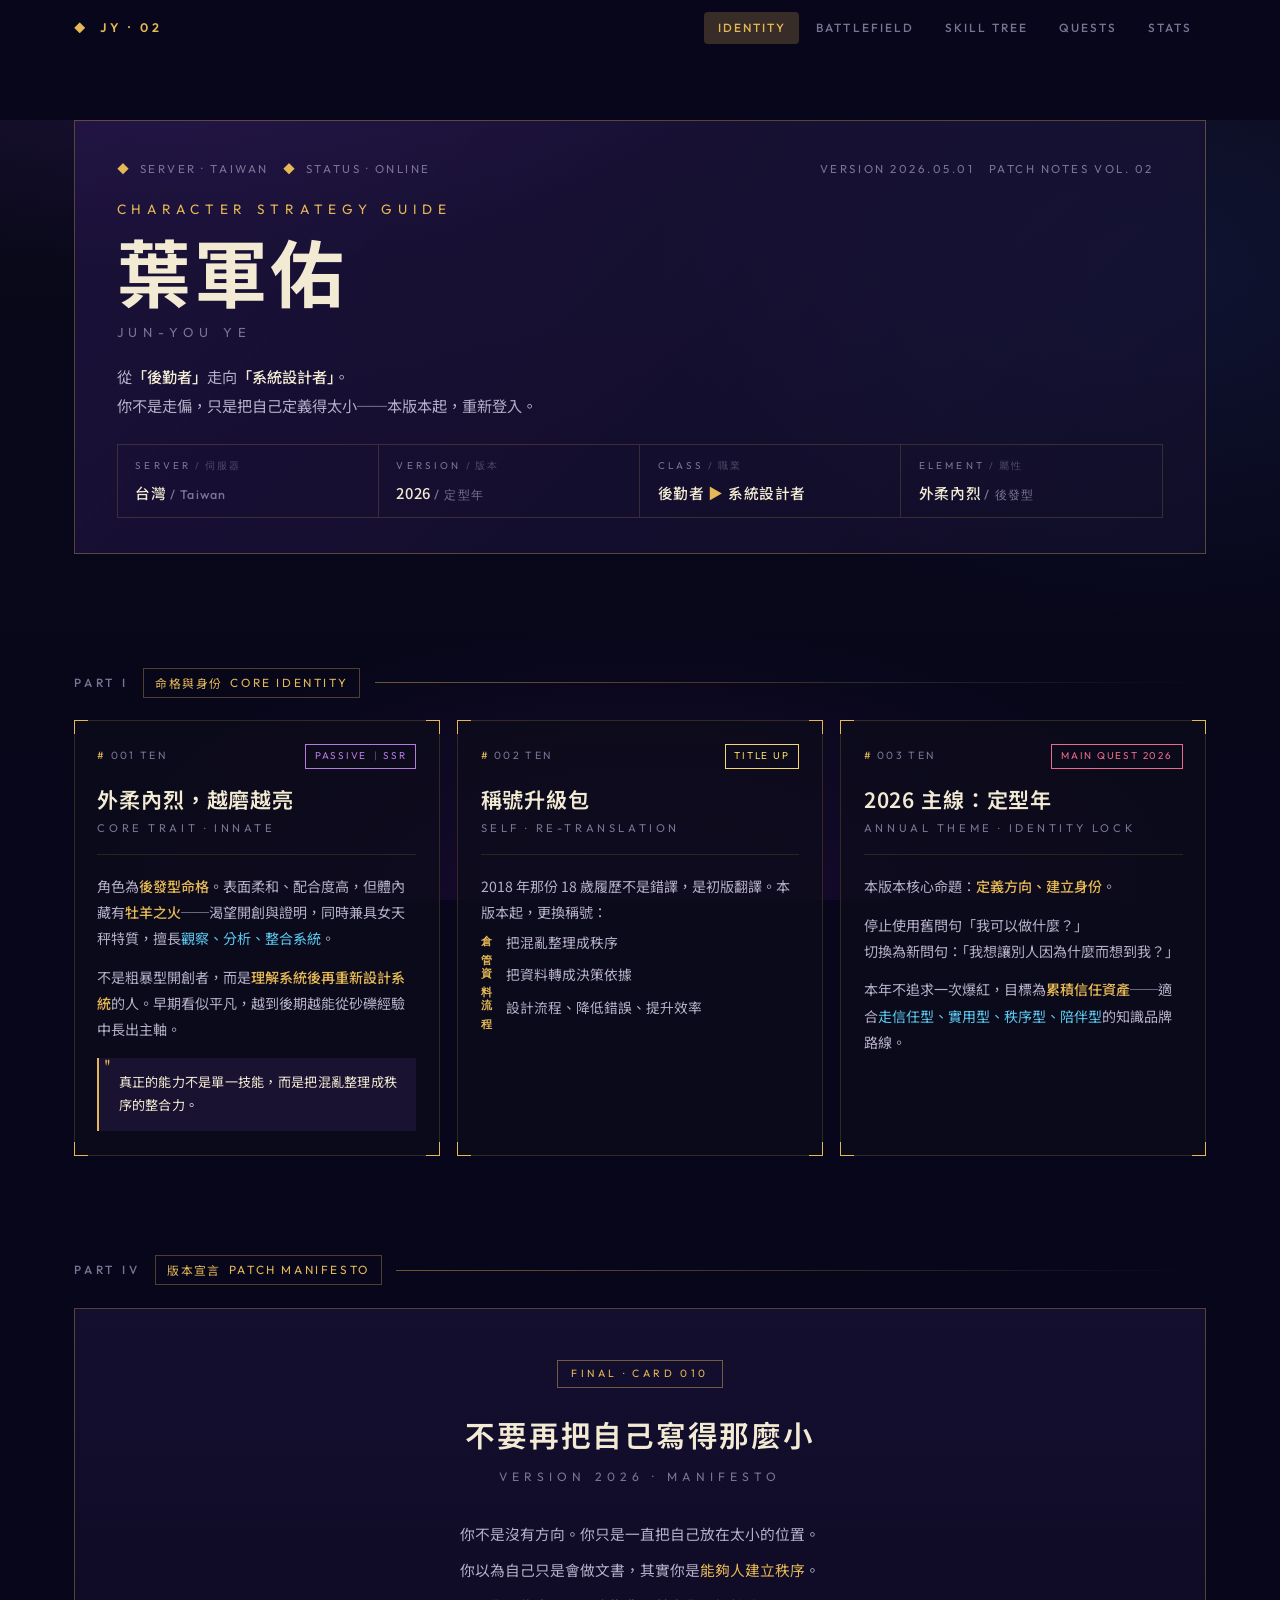
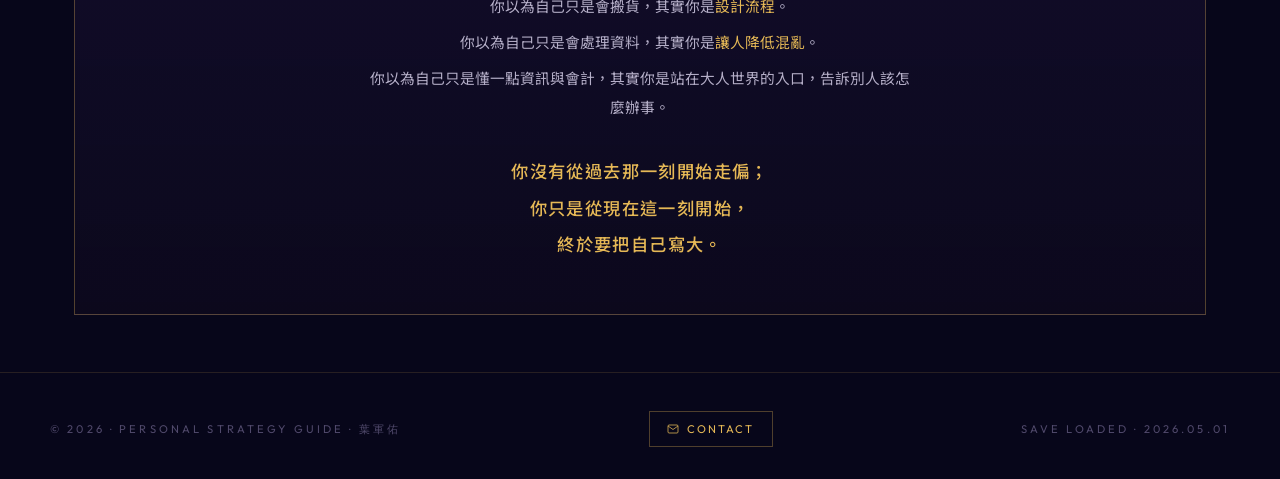
<file: index.html>
<!DOCTYPE html>
<html lang="zh-TW">
<head>
  <meta charset="UTF-8">
  <meta name="viewport" content="width=device-width, initial-scale=1.0">
  <meta name="description" content="葉軍佑 Jun-You Ye — Character Strategy Guide. 從後勤者走向系統設計者。">
  <title>葉軍佑 — Character Strategy Guide</title>
  <link rel="preconnect" href="https://fonts.googleapis.com">
  <link href="https://fonts.googleapis.com/css2?family=Outfit:wght@300;400;500;600;700&family=Playfair+Display:ital,wght@0,400;0,600;1,400&family=Noto+Sans+TC:wght@300;400;500;600;700&display=swap" rel="stylesheet">
  <link rel="stylesheet" href="style.css">
</head>
<body>

<nav id="nav" aria-label="Navigation">
  <div class="nav-inner">
    <a href="index.html" class="nav-logo">JY · 02</a>
    <button class="hamburger" aria-label="Open menu" onclick="document.querySelector('.nav-links').classList.toggle('open')">
      <span></span><span></span><span></span>
    </button>
    <ul class="nav-links">
      <li><a href="index.html">Identity</a></li>
      <li><a href="experience.html">Battlefield</a></li>
      <li><a href="skills.html">Skill Tree</a></li>
      <li><a href="education.html">Quests</a></li>
      <li><a href="certs.html">Stats</a></li>
    </ul>
  </div>
</nav>

<!-- ===== HERO ===== -->
<header class="guide-hero">
  <div class="guide-hero-frame reveal">
    <div class="frame-corners"></div>

    <div class="guide-meta-row">
      <div class="meta-l">
        <span>Server · Taiwan</span>
        <span>Status · Online</span>
      </div>
      <div class="meta-r">
        <span>Version 2026.05.01</span>
        <span>Patch Notes Vol. 02</span>
      </div>
    </div>

    <div class="guide-eyebrow">Character Strategy Guide</div>
    <h1 class="guide-name">葉軍佑</h1>
    <div class="guide-name-en">Jun-You Ye</div>

    <p class="guide-tagline">
      從<strong>「後勤者」</strong>走向<strong>「系統設計者」</strong>。<br>
      你不是走偏，只是把自己定義得太小──本版本起，重新登入。
    </p>

    <div class="stat-row">
      <div class="stat-cell">
        <div class="stat-label">Server</div>
        <div class="stat-value">台灣<span class="en">/ Taiwan</span></div>
      </div>
      <div class="stat-cell">
        <div class="stat-label">Version</div>
        <div class="stat-value">2026<span class="en">/ 定型年</span></div>
      </div>
      <div class="stat-cell">
        <div class="stat-label">Class</div>
        <div class="stat-value">後勤者<span class="arrow">▶</span>系統設計者</div>
      </div>
      <div class="stat-cell">
        <div class="stat-label">Element</div>
        <div class="stat-value">外柔內烈<span class="en">/ 後發型</span></div>
      </div>
    </div>
  </div>
</header>

<div class="container">
  <main>

    <!-- ===== PART I — CORE IDENTITY ===== -->
    <section>
      <div class="part-header reveal">
        <span class="part-label">Part I</span>
        <span class="part-tag"><span class="zh">命格與身份</span> Core Identity</span>
        <span class="part-line"></span>
      </div>

      <div class="card-grid">

        <article class="guide-card reveal d1">
          <div class="corners"></div>
          <div class="card-meta">
            <span class="card-id"><span class="hash">#</span>001  ten</span>
            <span class="card-tag passive">Passive <span class="sep">|</span> SSR</span>
          </div>
          <h2 class="card-title">外柔內烈，越磨越亮</h2>
          <div class="card-subtitle">Core Trait · Innate</div>
          <div class="card-body">
            <p>角色為<span class="hl">後發型命格</span>。表面柔和、配合度高，但體內藏有<span class="hl">牡羊之火</span>──渴望開創與證明，同時兼具女天秤特質，擅長<span class="hl-cyan">觀察、分析、整合系統</span>。</p>
            <p>不是粗暴型開創者，而是<span class="hl">理解系統後再重新設計系統</span>的人。早期看似平凡，越到後期越能從砂礫經驗中長出主軸。</p>
            <div class="card-quote">真正的能力不是單一技能，而是把混亂整理成秩序的整合力。</div>
          </div>
        </article>

        <article class="guide-card reveal d2">
          <div class="corners"></div>
          <div class="card-meta">
            <span class="card-id"><span class="hash">#</span>002  ten</span>
            <span class="card-tag title-up">Title Up</span>
          </div>
          <h2 class="card-title">稱號升級包</h2>
          <div class="card-subtitle">Self · Re-Translation</div>
          <div class="card-body">
            <p>2018 年那份 18 歲履歷不是錯譯，是初版翻譯。本版本起，更換稱號：</p>
            <ul class="card-list">
              <li><span class="marker">倉管</span>把混亂整理成秩序</li>
              <li><span class="marker">資料</span>把資料轉成決策依據</li>
              <li><span class="marker">流程</span>設計流程、降低錯誤、提升效率</li>
            </ul>
          </div>
        </article>

        <article class="guide-card reveal d3">
          <div class="corners"></div>
          <div class="card-meta">
            <span class="card-id"><span class="hash">#</span>003  ten</span>
            <span class="card-tag main-quest">Main Quest 2026</span>
          </div>
          <h2 class="card-title">2026 主線：定型年</h2>
          <div class="card-subtitle">Annual Theme · Identity Lock</div>
          <div class="card-body">
            <p>本版本核心命題：<span class="hl">定義方向、建立身份</span>。</p>
            <p>停止使用舊問句「我可以做什麼？」<br>切換為新問句：「我想讓別人因為什麼而想到我？」</p>
            <p>本年不追求一次爆紅，目標為<span class="hl">累積信任資產</span>──適合<span class="hl-cyan">走信任型、實用型、秩序型、陪伴型</span>的知識品牌路線。</p>
          </div>
        </article>

      </div>
    </section>

    <!-- ===== PART IV — PATCH MANIFESTO (closing) ===== -->
    <section>
      <div class="part-header reveal">
        <span class="part-label">Part IV</span>
        <span class="part-tag"><span class="zh">版本宣言</span> Patch Manifesto</span>
        <span class="part-line"></span>
      </div>

      <div class="manifesto reveal d1">
        <div class="corners"></div>
        <div class="manifesto-tag">Final · Card 010</div>
        <h2 class="manifesto-title">不要再把自己寫得那麼小</h2>
        <div class="manifesto-subtitle">Version 2026 · Manifesto</div>

        <div class="manifesto-body">
          <p>你不是沒有方向。你只是一直把自己放在太小的位置。</p>
          <p>你以為自己只是會做文書，其實你是<em>能夠人建立秩序</em>。</p>
          <p>你以為自己只是會搬貨，其實你是<em>設計流程</em>。</p>
          <p>你以為自己只是會處理資料，其實你是<em>讓人降低混亂</em>。</p>
          <p>你以為自己只是懂一點資訊與會計，其實你是站在大人世界的入口，告訴別人該怎麼辦事。</p>
        </div>

        <div class="manifesto-final">
          你沒有從過去那一刻開始走偏；<br>
          你只是從現在這一刻開始，<br>
          終於要把自己寫大。
        </div>
      </div>
    </section>

  </main>
</div>

<footer>
  <div class="footer-row">
    <span>© 2026 · Personal Strategy Guide · 葉軍佑</span>
    <a class="footer-contact" href="mailto:jun-you.ye@outlook.com">
      <svg viewBox="0 0 24 24" role="img"><path d="M4 4h16c1.1 0 2 .9 2 2v12c0 1.1-.9 2-2 2H4c-1.1 0-2-.9-2-2V6c0-1.1.9-2 2-2z"/><polyline points="22,6 12,13 2,6"/></svg>
      Contact
    </a>
    <span>Save Loaded · 2026.05.01</span>
  </div>
</footer>

<script src="script.js"></script>
</body>
</html>
</file>
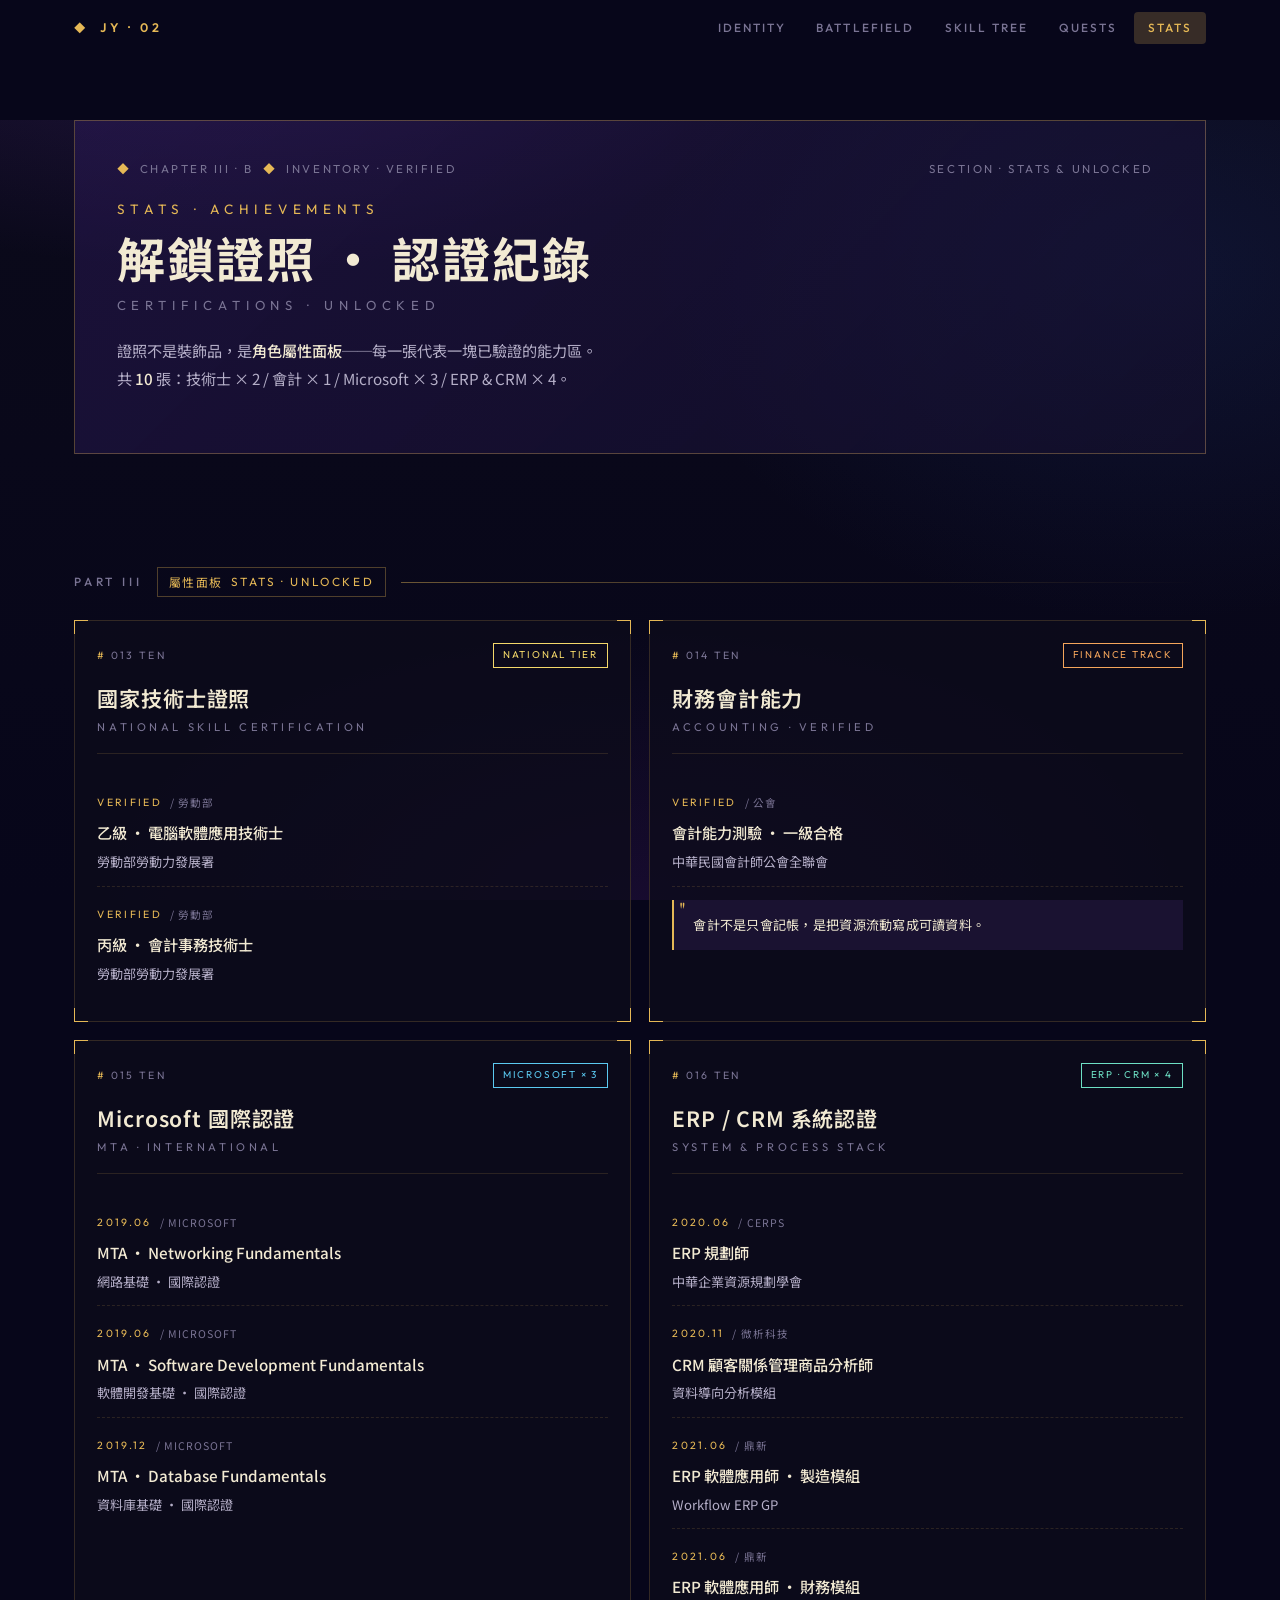
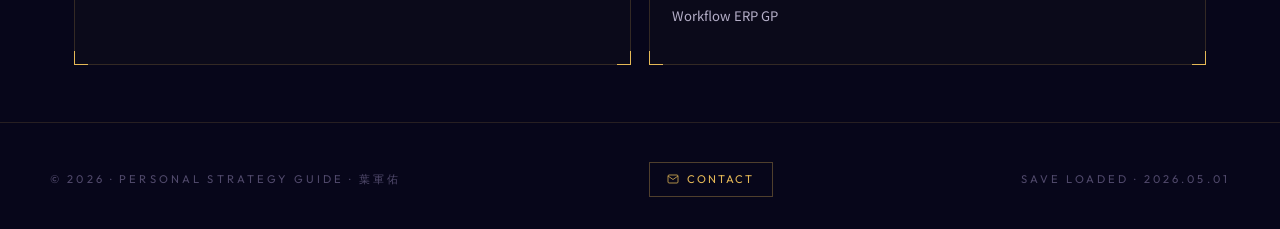
<file: certs.html>
<!DOCTYPE html>
<html lang="zh-TW">
<head>
  <meta charset="UTF-8">
  <meta name="viewport" content="width=device-width, initial-scale=1.0">
  <meta name="description" content="葉軍佑 Jun-You Ye — Stats &amp; Unlocked. 解鎖技能與證照。">
  <title>葉軍佑 — Stats</title>
  <link rel="preconnect" href="https://fonts.googleapis.com">
  <link href="https://fonts.googleapis.com/css2?family=Outfit:wght@300;400;500;600;700&family=Playfair+Display:ital,wght@0,400;0,600;1,400&family=Noto+Sans+TC:wght@300;400;500;600;700&display=swap" rel="stylesheet">
  <link rel="stylesheet" href="style.css">
</head>
<body>

<nav id="nav" aria-label="Navigation">
  <div class="nav-inner">
    <a href="index.html" class="nav-logo">JY · 02</a>
    <button class="hamburger" aria-label="Open menu" onclick="document.querySelector('.nav-links').classList.toggle('open')">
      <span></span><span></span><span></span>
    </button>
    <ul class="nav-links">
      <li><a href="index.html">Identity</a></li>
      <li><a href="experience.html">Battlefield</a></li>
      <li><a href="skills.html">Skill Tree</a></li>
      <li><a href="education.html">Quests</a></li>
      <li><a href="certs.html">Stats</a></li>
    </ul>
  </div>
</nav>

<header class="guide-hero">
  <div class="guide-hero-frame reveal">
    <div class="frame-corners"></div>
    <div class="guide-meta-row">
      <div class="meta-l"><span>Chapter III · B</span><span>Inventory · Verified</span></div>
      <div class="meta-r"><span>Section · Stats &amp; Unlocked</span></div>
    </div>
    <div class="guide-eyebrow">Stats · Achievements</div>
    <h1 class="guide-name" style="font-size:3rem;">解鎖證照 · 認證紀錄</h1>
    <div class="guide-name-en">Certifications · Unlocked</div>
    <p class="guide-tagline">
      證照不是裝飾品，是<strong>角色屬性面板</strong>──每一張代表一塊已驗證的能力區。<br>
      共 <strong>10</strong> 張：技術士 × 2 / 會計 × 1 / Microsoft × 3 / ERP &amp; CRM × 4。
    </p>
  </div>
</header>

<div class="container">
  <main>

    <!-- ===== PART III · B — STATS ===== -->
    <section>
      <div class="part-header reveal">
        <span class="part-label">Part III</span>
        <span class="part-tag"><span class="zh">屬性面板</span> Stats · Unlocked</span>
        <span class="part-line"></span>
      </div>

      <div class="card-grid two">

        <!-- 國家技術士 -->
        <article class="guide-card reveal d1">
          <div class="corners"></div>
          <div class="card-meta">
            <span class="card-id"><span class="hash">#</span>013  ten</span>
            <span class="card-tag title-up">National Tier</span>
          </div>
          <h2 class="card-title">國家技術士證照</h2>
          <div class="card-subtitle">National Skill Certification</div>
          <div class="card-body" style="padding-top:0.2rem;">
            <div class="day-block">
              <div class="day-tag">Verified <span class="zh">/ 勞動部</span></div>
              <div class="day-title">乙級 · 電腦軟體應用技術士</div>
              <div class="day-desc">勞動部勞動力發展署</div>
            </div>
            <div class="day-block">
              <div class="day-tag">Verified <span class="zh">/ 勞動部</span></div>
              <div class="day-title">丙級 · 會計事務技術士</div>
              <div class="day-desc">勞動部勞動力發展署</div>
            </div>
          </div>
        </article>

        <!-- 財務會計 -->
        <article class="guide-card reveal d2">
          <div class="corners"></div>
          <div class="card-meta">
            <span class="card-id"><span class="hash">#</span>014  ten</span>
            <span class="card-tag content">Finance Track</span>
          </div>
          <h2 class="card-title">財務會計能力</h2>
          <div class="card-subtitle">Accounting · Verified</div>
          <div class="card-body" style="padding-top:0.2rem;">
            <div class="day-block">
              <div class="day-tag">Verified <span class="zh">/ 公會</span></div>
              <div class="day-title">會計能力測驗 · 一級合格</div>
              <div class="day-desc">中華民國會計師公會全聯會</div>
            </div>
            <div class="card-quote" style="margin-top:0.85rem;">會計不是只會記帳，是把資源流動寫成可讀資料。</div>
          </div>
        </article>

        <!-- Microsoft -->
        <article class="guide-card reveal d3">
          <div class="corners"></div>
          <div class="card-meta">
            <span class="card-id"><span class="hash">#</span>015  ten</span>
            <span class="card-tag battlefield">Microsoft × 3</span>
          </div>
          <h2 class="card-title">Microsoft 國際認證</h2>
          <div class="card-subtitle">MTA · International</div>
          <div class="card-body" style="padding-top:0.2rem;">
            <div class="day-block">
              <div class="day-tag">2019.06 <span class="zh">/ Microsoft</span></div>
              <div class="day-title">MTA · Networking Fundamentals</div>
              <div class="day-desc">網路基礎 · 國際認證</div>
            </div>
            <div class="day-block">
              <div class="day-tag">2019.06 <span class="zh">/ Microsoft</span></div>
              <div class="day-title">MTA · Software Development Fundamentals</div>
              <div class="day-desc">軟體開發基礎 · 國際認證</div>
            </div>
            <div class="day-block">
              <div class="day-tag">2019.12 <span class="zh">/ Microsoft</span></div>
              <div class="day-title">MTA · Database Fundamentals</div>
              <div class="day-desc">資料庫基礎 · 國際認證</div>
            </div>
          </div>
        </article>

        <!-- ERP / CRM -->
        <article class="guide-card reveal d4">
          <div class="corners"></div>
          <div class="card-meta">
            <span class="card-id"><span class="hash">#</span>016  ten</span>
            <span class="card-tag skill-tree">ERP · CRM × 4</span>
          </div>
          <h2 class="card-title">ERP / CRM 系統認證</h2>
          <div class="card-subtitle">System &amp; Process Stack</div>
          <div class="card-body" style="padding-top:0.2rem;">
            <div class="day-block">
              <div class="day-tag">2020.06 <span class="zh">/ CERPS</span></div>
              <div class="day-title">ERP 規劃師</div>
              <div class="day-desc">中華企業資源規劃學會</div>
            </div>
            <div class="day-block">
              <div class="day-tag">2020.11 <span class="zh">/ 微析科技</span></div>
              <div class="day-title">CRM 顧客關係管理商品分析師</div>
              <div class="day-desc">資料導向分析模組</div>
            </div>
            <div class="day-block">
              <div class="day-tag">2021.06 <span class="zh">/ 鼎新</span></div>
              <div class="day-title">ERP 軟體應用師 · 製造模組</div>
              <div class="day-desc">Workflow ERP GP</div>
            </div>
            <div class="day-block">
              <div class="day-tag">2021.06 <span class="zh">/ 鼎新</span></div>
              <div class="day-title">ERP 軟體應用師 · 財務模組</div>
              <div class="day-desc">Workflow ERP GP</div>
            </div>
          </div>
        </article>

      </div>
    </section>

  </main>
</div>

<footer>
  <div class="footer-row">
    <span>© 2026 · Personal Strategy Guide · 葉軍佑</span>
    <a class="footer-contact" href="mailto:jun-you.ye@outlook.com">
      <svg viewBox="0 0 24 24" role="img"><path d="M4 4h16c1.1 0 2 .9 2 2v12c0 1.1-.9 2-2 2H4c-1.1 0-2-.9-2-2V6c0-1.1.9-2 2-2z"/><polyline points="22,6 12,13 2,6"/></svg>
      Contact
    </a>
    <span>Save Loaded · 2026.05.01</span>
  </div>
</footer>

<script src="script.js"></script>
</body>
</html>
</file>
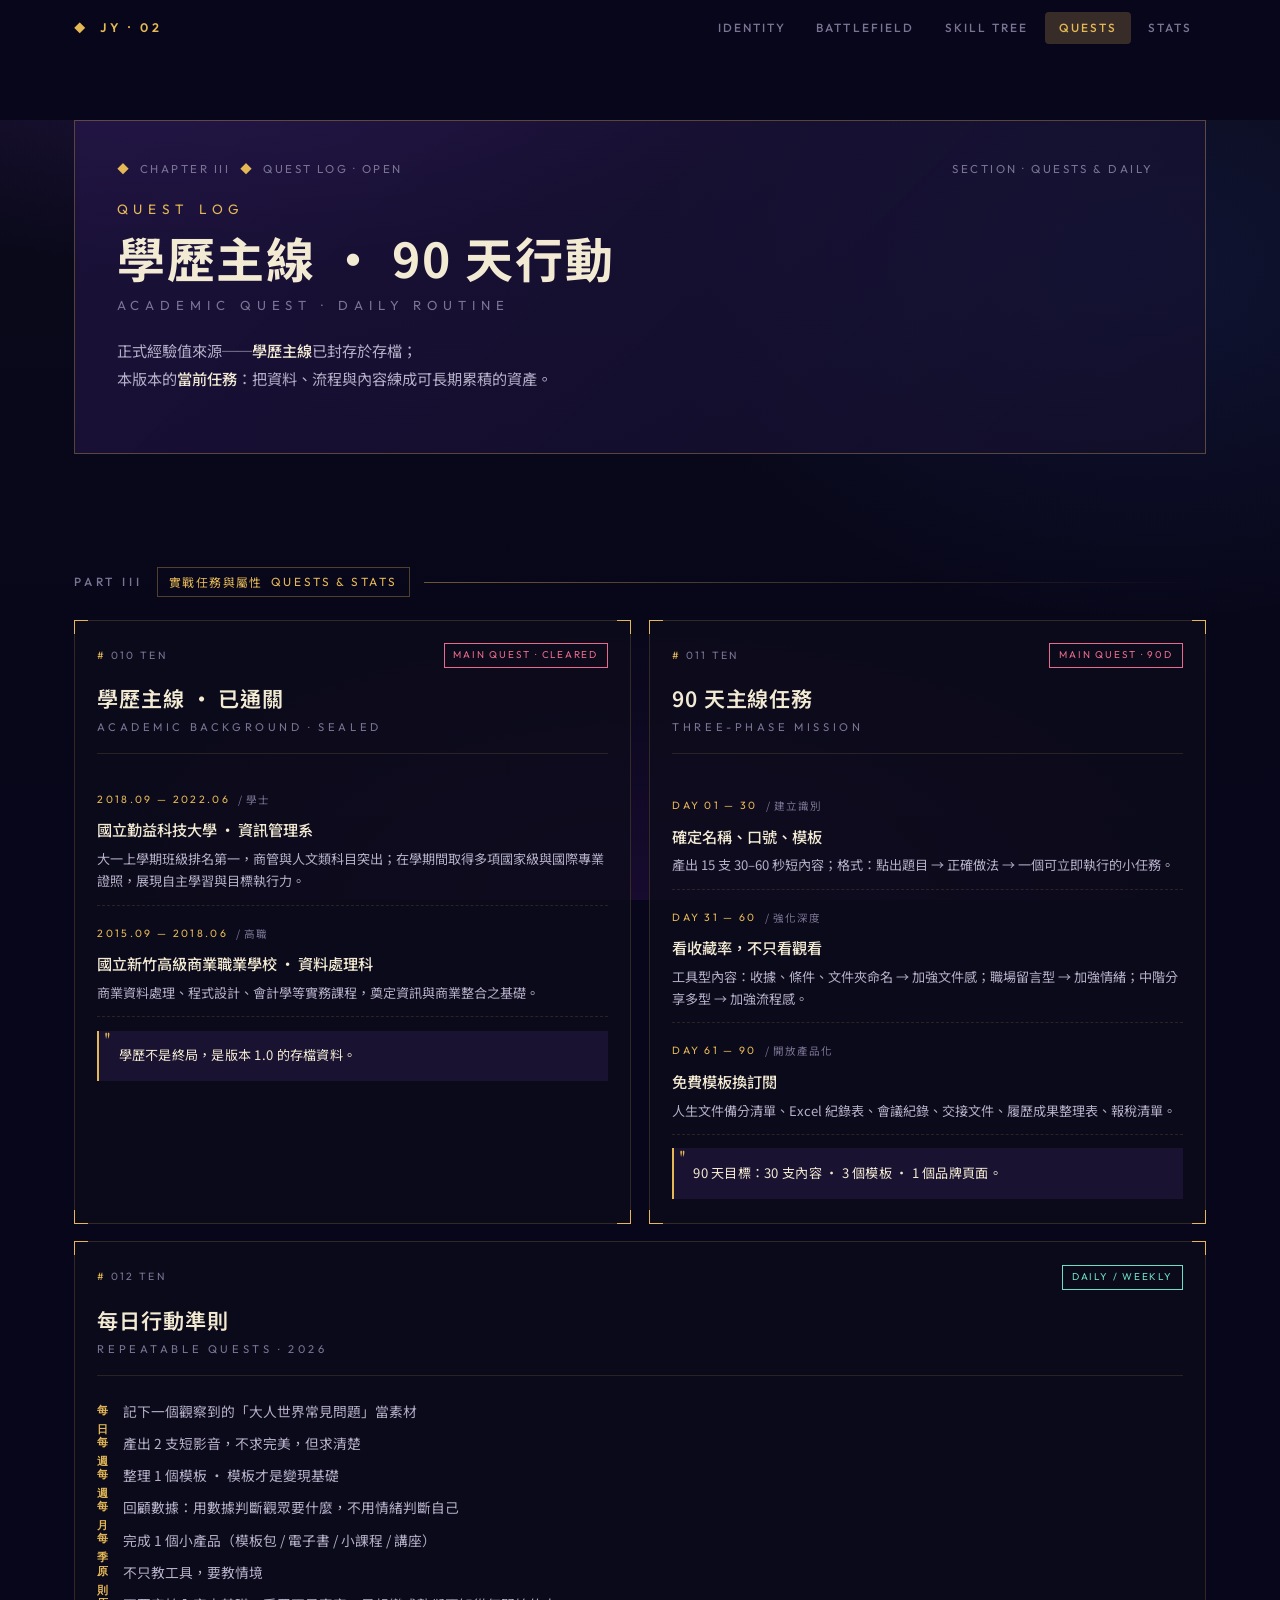
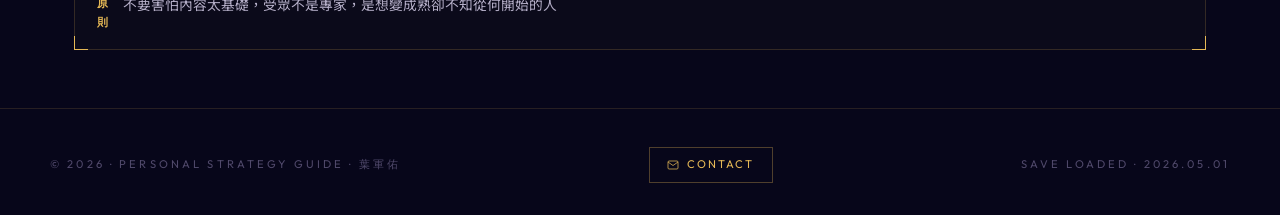
<file: education.html>
<!DOCTYPE html>
<html lang="zh-TW">
<head>
  <meta charset="UTF-8">
  <meta name="viewport" content="width=device-width, initial-scale=1.0">
  <meta name="description" content="葉軍佑 Jun-You Ye — Quests &amp; Daily. 主線任務與日常養成。">
  <title>葉軍佑 — Quests</title>
  <link rel="preconnect" href="https://fonts.googleapis.com">
  <link href="https://fonts.googleapis.com/css2?family=Outfit:wght@300;400;500;600;700&family=Playfair+Display:ital,wght@0,400;0,600;1,400&family=Noto+Sans+TC:wght@300;400;500;600;700&display=swap" rel="stylesheet">
  <link rel="stylesheet" href="style.css">
</head>
<body>

<nav id="nav" aria-label="Navigation">
  <div class="nav-inner">
    <a href="index.html" class="nav-logo">JY · 02</a>
    <button class="hamburger" aria-label="Open menu" onclick="document.querySelector('.nav-links').classList.toggle('open')">
      <span></span><span></span><span></span>
    </button>
    <ul class="nav-links">
      <li><a href="index.html">Identity</a></li>
      <li><a href="experience.html">Battlefield</a></li>
      <li><a href="skills.html">Skill Tree</a></li>
      <li><a href="education.html">Quests</a></li>
      <li><a href="certs.html">Stats</a></li>
    </ul>
  </div>
</nav>

<header class="guide-hero">
  <div class="guide-hero-frame reveal">
    <div class="frame-corners"></div>
    <div class="guide-meta-row">
      <div class="meta-l"><span>Chapter III</span><span>Quest Log · Open</span></div>
      <div class="meta-r"><span>Section · Quests &amp; Daily</span></div>
    </div>
    <div class="guide-eyebrow">Quest Log</div>
    <h1 class="guide-name" style="font-size:3rem;">學歷主線 · 90 天行動</h1>
    <div class="guide-name-en">Academic Quest · Daily Routine</div>
    <p class="guide-tagline">
      正式經驗值來源──<strong>學歷主線</strong>已封存於存檔；<br>
      本版本的<strong>當前任務</strong>：把資料、流程與內容練成可長期累積的資產。
    </p>
  </div>
</header>

<div class="container">
  <main>

    <!-- ===== PART III — QUESTS & STATS ===== -->
    <section>
      <div class="part-header reveal">
        <span class="part-label">Part III</span>
        <span class="part-tag"><span class="zh">實戰任務與屬性</span> Quests &amp; Stats</span>
        <span class="part-line"></span>
      </div>

      <div class="card-grid two">

        <!-- Academic Main Quest (sealed) -->
        <article class="guide-card reveal d1">
          <div class="corners"></div>
          <div class="card-meta">
            <span class="card-id"><span class="hash">#</span>010  ten</span>
            <span class="card-tag main-quest">Main Quest · Cleared</span>
          </div>
          <h2 class="card-title">學歷主線 · 已通關</h2>
          <div class="card-subtitle">Academic Background · Sealed</div>
          <div class="card-body">

            <div class="day-block">
              <div class="day-tag">2018.09 — 2022.06 <span class="zh">/ 學士</span></div>
              <div class="day-title">國立勤益科技大學 · 資訊管理系</div>
              <div class="day-desc">大一上學期班級排名第一，商管與人文類科目突出；在學期間取得多項國家級與國際專業證照，展現自主學習與目標執行力。</div>
            </div>

            <div class="day-block">
              <div class="day-tag">2015.09 — 2018.06 <span class="zh">/ 高職</span></div>
              <div class="day-title">國立新竹高級商業職業學校 · 資料處理科</div>
              <div class="day-desc">商業資料處理、程式設計、會計學等實務課程，奠定資訊與商業整合之基礎。</div>
            </div>

            <div class="card-quote" style="margin-top:0.85rem;">學歷不是終局，是版本 1.0 的存檔資料。</div>
          </div>
        </article>

        <!-- 90-day mission -->
        <article class="guide-card reveal d2">
          <div class="corners"></div>
          <div class="card-meta">
            <span class="card-id"><span class="hash">#</span>011  ten</span>
            <span class="card-tag main-quest">Main Quest · 90D</span>
          </div>
          <h2 class="card-title">90 天主線任務</h2>
          <div class="card-subtitle">Three-Phase Mission</div>
          <div class="card-body" style="padding-top:0.4rem;">

            <div class="day-block">
              <div class="day-tag">Day 01 — 30 <span class="zh">/ 建立識別</span></div>
              <div class="day-title">確定名稱、口號、模板</div>
              <div class="day-desc">產出 15 支 30–60 秒短內容；格式：點出題目 → 正確做法 → 一個可立即執行的小任務。</div>
            </div>

            <div class="day-block">
              <div class="day-tag">Day 31 — 60 <span class="zh">/ 強化深度</span></div>
              <div class="day-title">看收藏率，不只看觀看</div>
              <div class="day-desc">工具型內容：收據、條件、文件夾命名 → 加強文件感；職場留言型 → 加強情緒；中階分享多型 → 加強流程感。</div>
            </div>

            <div class="day-block">
              <div class="day-tag">Day 61 — 90 <span class="zh">/ 開放產品化</span></div>
              <div class="day-title">免費模板換訂閱</div>
              <div class="day-desc">人生文件備分清單、Excel 紀錄表、會議紀錄、交接文件、履歷成果整理表、報稅清單。</div>
            </div>

            <div class="card-quote" style="margin-top:0.85rem;">90 天目標：30 支內容 · 3 個模板 · 1 個品牌頁面。</div>
          </div>
        </article>

      </div>

      <!-- Daily / weekly card -->
      <div class="card-grid one" style="margin-top:1.1rem;">
        <article class="guide-card reveal d3">
          <div class="corners"></div>
          <div class="card-meta">
            <span class="card-id"><span class="hash">#</span>012  ten</span>
            <span class="card-tag daily">Daily / Weekly</span>
          </div>
          <h2 class="card-title">每日行動準則</h2>
          <div class="card-subtitle">Repeatable Quests · 2026</div>
          <div class="card-body">
            <ul class="card-list">
              <li><span class="marker">每日</span>記下一個觀察到的「大人世界常見問題」當素材</li>
              <li><span class="marker">每週</span>產出 2 支短影音，不求完美，但求清楚</li>
              <li><span class="marker">每週</span>整理 1 個模板 · 模板才是變現基礎</li>
              <li><span class="marker">每月</span>回顧數據：用數據判斷觀眾要什麼，不用情緒判斷自己</li>
              <li><span class="marker">每季</span>完成 1 個小產品（模板包 / 電子書 / 小課程 / 講座）</li>
              <li><span class="marker">原則</span>不只教工具，要教情境</li>
              <li><span class="marker">原則</span>不要害怕內容太基礎，受眾不是專家，是想變成熟卻不知從何開始的人</li>
            </ul>
          </div>
        </article>
      </div>

    </section>

  </main>
</div>

<footer>
  <div class="footer-row">
    <span>© 2026 · Personal Strategy Guide · 葉軍佑</span>
    <a class="footer-contact" href="mailto:jun-you.ye@outlook.com">
      <svg viewBox="0 0 24 24" role="img"><path d="M4 4h16c1.1 0 2 .9 2 2v12c0 1.1-.9 2-2 2H4c-1.1 0-2-.9-2-2V6c0-1.1.9-2 2-2z"/><polyline points="22,6 12,13 2,6"/></svg>
      Contact
    </a>
    <span>Save Loaded · 2026.05.01</span>
  </div>
</footer>

<script src="script.js"></script>
</body>
</html>
</file>
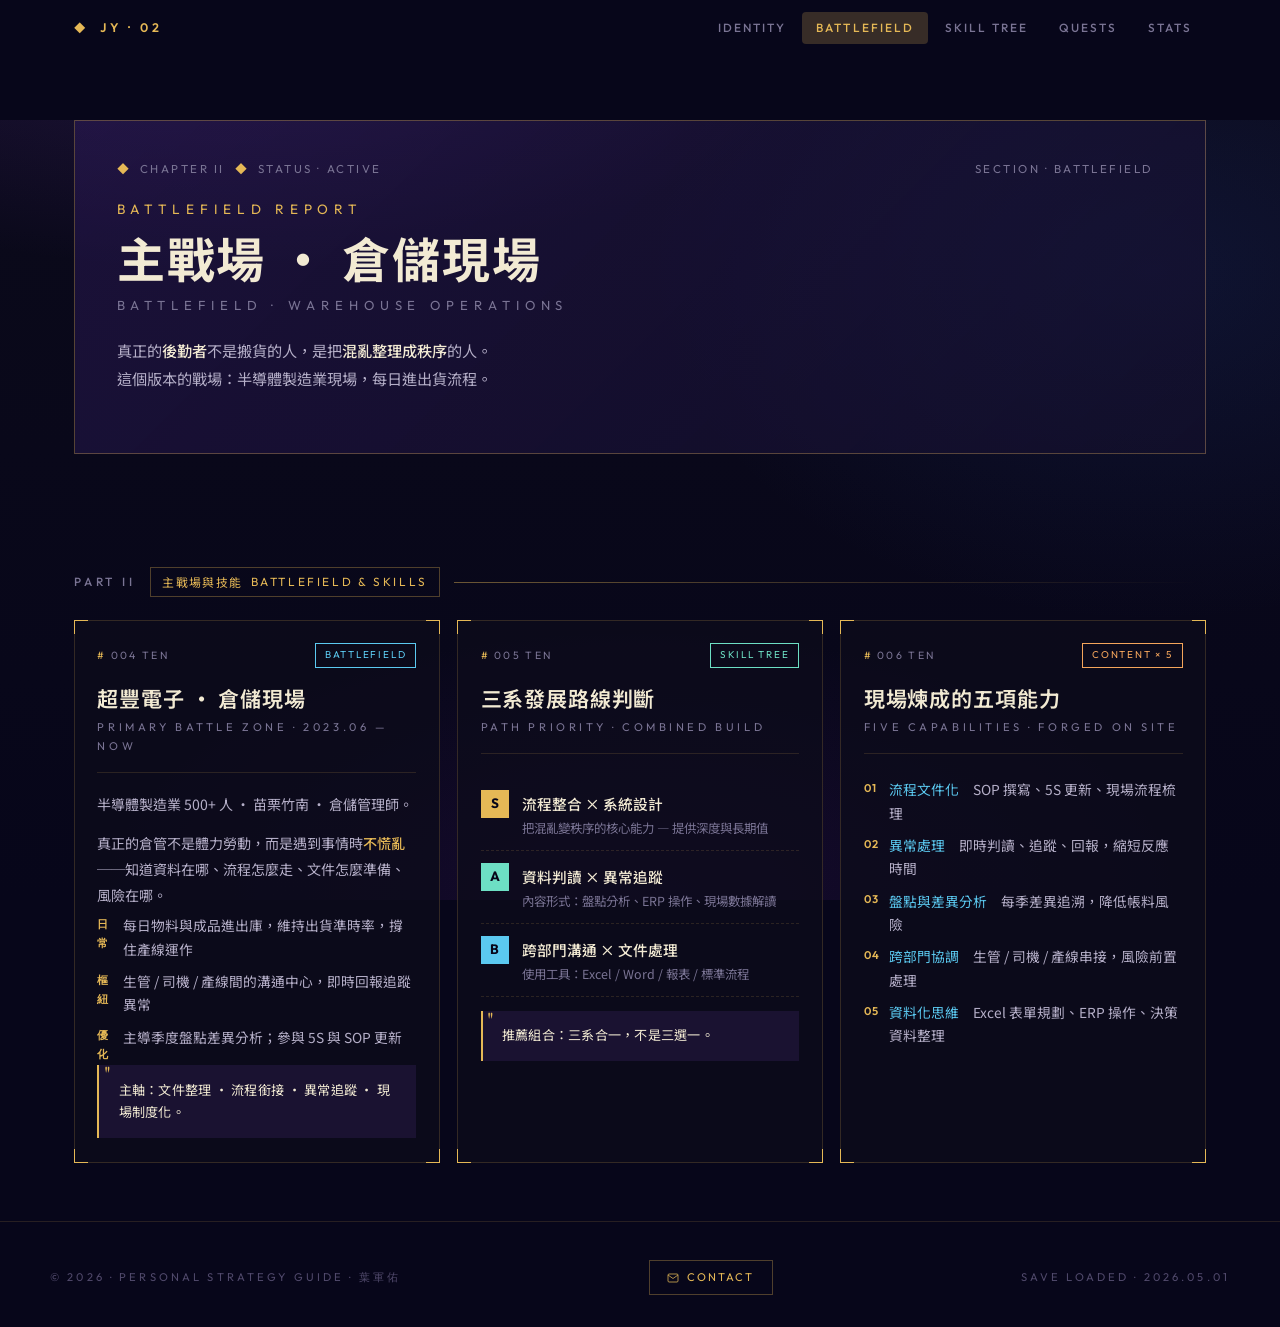
<file: experience.html>
<!DOCTYPE html>
<html lang="zh-TW">
<head>
  <meta charset="UTF-8">
  <meta name="viewport" content="width=device-width, initial-scale=1.0">
  <meta name="description" content="葉軍佑 Jun-You Ye — Battlefield & Path. 主戰場與發展路線。">
  <title>葉軍佑 — Battlefield</title>
  <link rel="preconnect" href="https://fonts.googleapis.com">
  <link href="https://fonts.googleapis.com/css2?family=Outfit:wght@300;400;500;600;700&family=Playfair+Display:ital,wght@0,400;0,600;1,400&family=Noto+Sans+TC:wght@300;400;500;600;700&display=swap" rel="stylesheet">
  <link rel="stylesheet" href="style.css">
</head>
<body>

<nav id="nav" aria-label="Navigation">
  <div class="nav-inner">
    <a href="index.html" class="nav-logo">JY · 02</a>
    <button class="hamburger" aria-label="Open menu" onclick="document.querySelector('.nav-links').classList.toggle('open')">
      <span></span><span></span><span></span>
    </button>
    <ul class="nav-links">
      <li><a href="index.html">Identity</a></li>
      <li><a href="experience.html">Battlefield</a></li>
      <li><a href="skills.html">Skill Tree</a></li>
      <li><a href="education.html">Quests</a></li>
      <li><a href="certs.html">Stats</a></li>
    </ul>
  </div>
</nav>

<header class="guide-hero">
  <div class="guide-hero-frame reveal">
    <div class="frame-corners"></div>
    <div class="guide-meta-row">
      <div class="meta-l"><span>Chapter II</span><span>Status · Active</span></div>
      <div class="meta-r"><span>Section · Battlefield</span></div>
    </div>
    <div class="guide-eyebrow">Battlefield Report</div>
    <h1 class="guide-name" style="font-size:3rem;">主戰場 · 倉儲現場</h1>
    <div class="guide-name-en">Battlefield · Warehouse Operations</div>
    <p class="guide-tagline">
      真正的<strong>後勤者</strong>不是搬貨的人，是把<strong>混亂整理成秩序</strong>的人。<br>
      這個版本的戰場：半導體製造業現場，每日進出貨流程。
    </p>
  </div>
</header>

<div class="container">
  <main>

    <!-- ===== PART II — BATTLEFIELD & SKILLS ===== -->
    <section>
      <div class="part-header reveal">
        <span class="part-label">Part II</span>
        <span class="part-tag"><span class="zh">主戰場與技能</span> Battlefield &amp; Skills</span>
        <span class="part-line"></span>
      </div>

      <div class="card-grid">

        <!-- # 004 BATTLEFIELD -->
        <article class="guide-card reveal d1">
          <div class="corners"></div>
          <div class="card-meta">
            <span class="card-id"><span class="hash">#</span>004  ten</span>
            <span class="card-tag battlefield">Battlefield</span>
          </div>
          <h2 class="card-title">超豐電子 · 倉儲現場</h2>
          <div class="card-subtitle">Primary Battle Zone · 2023.06 — Now</div>
          <div class="card-body">
            <p>半導體製造業 500+ 人 · 苗栗竹南 · 倉儲管理師。</p>
            <p>真正的倉管不是體力勞動，而是遇到事情時<span class="hl">不慌亂</span>──知道資料在哪、流程怎麼走、文件怎麼準備、風險在哪。</p>
            <ul class="card-list">
              <li><span class="marker">日常</span>每日物料與成品進出庫，維持出貨準時率，撐住產線運作</li>
              <li><span class="marker">樞紐</span>生管 / 司機 / 產線間的溝通中心，即時回報追蹤異常</li>
              <li><span class="marker">優化</span>主導季度盤點差異分析；參與 5S 與 SOP 更新</li>
            </ul>
            <div class="card-quote">主軸：文件整理 · 流程銜接 · 異常追蹤 · 現場制度化。</div>
          </div>
        </article>

        <!-- # 005 SKILL TREE / PATH -->
        <article class="guide-card reveal d2">
          <div class="corners"></div>
          <div class="card-meta">
            <span class="card-id"><span class="hash">#</span>005  ten</span>
            <span class="card-tag skill-tree">Skill Tree</span>
          </div>
          <h2 class="card-title">三系發展路線判斷</h2>
          <div class="card-subtitle">Path Priority · Combined Build</div>
          <div class="card-body" style="padding-top:0.4rem;">
            <div class="tier-row">
              <div class="tier-badge s">S</div>
              <div class="tier-content">
                <div class="tier-name">流程整合 × 系統設計</div>
                <div class="tier-desc">把混亂變秩序的核心能力 — 提供深度與長期值</div>
              </div>
            </div>
            <div class="tier-row">
              <div class="tier-badge a">A</div>
              <div class="tier-content">
                <div class="tier-name">資料判讀 × 異常追蹤</div>
                <div class="tier-desc">內容形式：盤點分析、ERP 操作、現場數據解讀</div>
              </div>
            </div>
            <div class="tier-row">
              <div class="tier-badge b">B</div>
              <div class="tier-content">
                <div class="tier-name">跨部門溝通 × 文件處理</div>
                <div class="tier-desc">使用工具：Excel / Word / 報表 / 標準流程</div>
              </div>
            </div>
            <div class="card-quote" style="margin-top:0.85rem;">推薦組合：三系合一，不是三選一。</div>
          </div>
        </article>

        <!-- # 006 CONTENT × 5 — Five capabilities forged -->
        <article class="guide-card reveal d3">
          <div class="corners"></div>
          <div class="card-meta">
            <span class="card-id"><span class="hash">#</span>006  ten</span>
            <span class="card-tag content">Content × 5</span>
          </div>
          <h2 class="card-title">現場煉成的五項能力</h2>
          <div class="card-subtitle">Five Capabilities · Forged on Site</div>
          <div class="card-body">
            <ul class="card-list">
              <li><span class="marker">01</span><span class="hl-cyan">流程文件化</span>　SOP 撰寫、5S 更新、現場流程梳理</li>
              <li><span class="marker">02</span><span class="hl-cyan">異常處理</span>　即時判讀、追蹤、回報，縮短反應時間</li>
              <li><span class="marker">03</span><span class="hl-cyan">盤點與差異分析</span>　每季差異追溯，降低帳料風險</li>
              <li><span class="marker">04</span><span class="hl-cyan">跨部門協調</span>　生管 / 司機 / 產線串接，風險前置處理</li>
              <li><span class="marker">05</span><span class="hl-cyan">資料化思維</span>　Excel 表單規劃、ERP 操作、決策資料整理</li>
            </ul>
          </div>
        </article>

      </div>
    </section>

  </main>
</div>

<footer>
  <div class="footer-row">
    <span>© 2026 · Personal Strategy Guide · 葉軍佑</span>
    <a class="footer-contact" href="mailto:jun-you.ye@outlook.com">
      <svg viewBox="0 0 24 24" role="img"><path d="M4 4h16c1.1 0 2 .9 2 2v12c0 1.1-.9 2-2 2H4c-1.1 0-2-.9-2-2V6c0-1.1.9-2 2-2z"/><polyline points="22,6 12,13 2,6"/></svg>
      Contact
    </a>
    <span>Save Loaded · 2026.05.01</span>
  </div>
</footer>

<script src="script.js"></script>
</body>
</html>
</file>
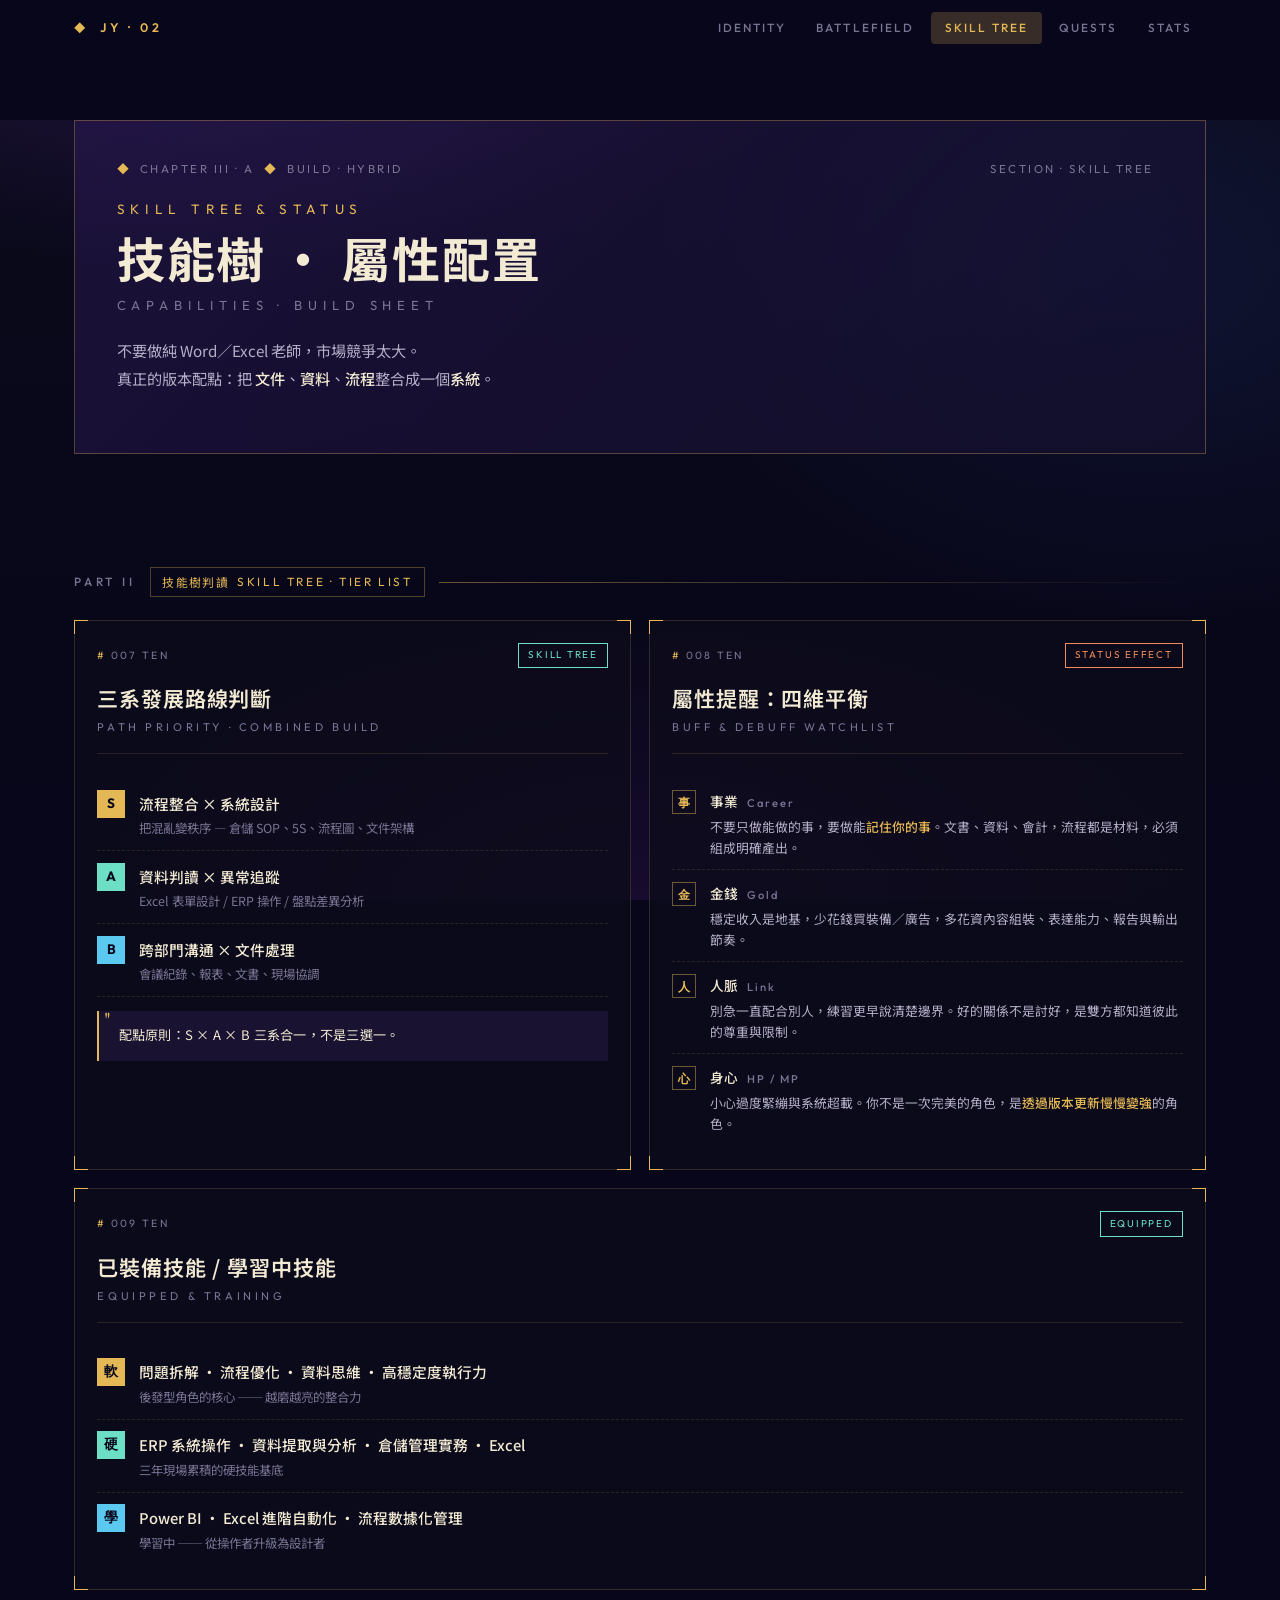
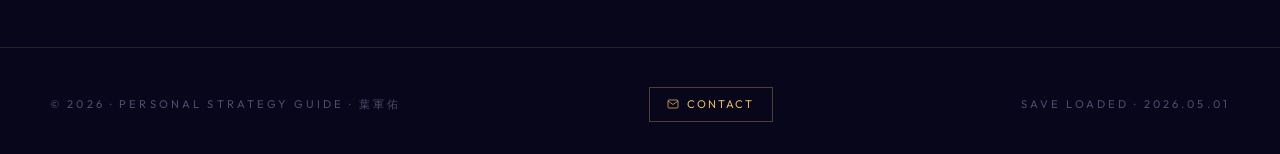
<file: skills.html>
<!DOCTYPE html>
<html lang="zh-TW">
<head>
  <meta charset="UTF-8">
  <meta name="viewport" content="width=device-width, initial-scale=1.0">
  <meta name="description" content="葉軍佑 Jun-You Ye — Skill Tree. 技能樹與屬性配置。">
  <title>葉軍佑 — Skill Tree</title>
  <link rel="preconnect" href="https://fonts.googleapis.com">
  <link href="https://fonts.googleapis.com/css2?family=Outfit:wght@300;400;500;600;700&family=Playfair+Display:ital,wght@0,400;0,600;1,400&family=Noto+Sans+TC:wght@300;400;500;600;700&display=swap" rel="stylesheet">
  <link rel="stylesheet" href="style.css">
</head>
<body>

<nav id="nav" aria-label="Navigation">
  <div class="nav-inner">
    <a href="index.html" class="nav-logo">JY · 02</a>
    <button class="hamburger" aria-label="Open menu" onclick="document.querySelector('.nav-links').classList.toggle('open')">
      <span></span><span></span><span></span>
    </button>
    <ul class="nav-links">
      <li><a href="index.html">Identity</a></li>
      <li><a href="experience.html">Battlefield</a></li>
      <li><a href="skills.html">Skill Tree</a></li>
      <li><a href="education.html">Quests</a></li>
      <li><a href="certs.html">Stats</a></li>
    </ul>
  </div>
</nav>

<header class="guide-hero">
  <div class="guide-hero-frame reveal">
    <div class="frame-corners"></div>
    <div class="guide-meta-row">
      <div class="meta-l"><span>Chapter III · A</span><span>Build · Hybrid</span></div>
      <div class="meta-r"><span>Section · Skill Tree</span></div>
    </div>
    <div class="guide-eyebrow">Skill Tree &amp; Status</div>
    <h1 class="guide-name" style="font-size:3rem;">技能樹 · 屬性配置</h1>
    <div class="guide-name-en">Capabilities · Build Sheet</div>
    <p class="guide-tagline">
      不要做純 Word／Excel 老師，市場競爭太大。<br>
      真正的版本配點：把 <strong>文件</strong>、<strong>資料</strong>、<strong>流程</strong>整合成一個<strong>系統</strong>。
    </p>
  </div>
</header>

<div class="container">
  <main>

    <!-- ===== PART II.B — SKILL TREE ===== -->
    <section>
      <div class="part-header reveal">
        <span class="part-label">Part II</span>
        <span class="part-tag"><span class="zh">技能樹判讀</span> Skill Tree · Tier List</span>
        <span class="part-line"></span>
      </div>

      <div class="card-grid two">

        <!-- Tier list card -->
        <article class="guide-card reveal d1">
          <div class="corners"></div>
          <div class="card-meta">
            <span class="card-id"><span class="hash">#</span>007  ten</span>
            <span class="card-tag skill-tree">Skill Tree</span>
          </div>
          <h2 class="card-title">三系發展路線判斷</h2>
          <div class="card-subtitle">Path Priority · Combined Build</div>
          <div class="card-body" style="padding-top:0.4rem;">
            <div class="tier-row">
              <div class="tier-badge s">S</div>
              <div class="tier-content">
                <div class="tier-name">流程整合 × 系統設計</div>
                <div class="tier-desc">把混亂變秩序 — 倉儲 SOP、5S、流程圖、文件架構</div>
              </div>
            </div>
            <div class="tier-row">
              <div class="tier-badge a">A</div>
              <div class="tier-content">
                <div class="tier-name">資料判讀 × 異常追蹤</div>
                <div class="tier-desc">Excel 表單設計 / ERP 操作 / 盤點差異分析</div>
              </div>
            </div>
            <div class="tier-row">
              <div class="tier-badge b">B</div>
              <div class="tier-content">
                <div class="tier-name">跨部門溝通 × 文件處理</div>
                <div class="tier-desc">會議紀錄、報表、文書、現場協調</div>
              </div>
            </div>
            <div class="card-quote" style="margin-top:0.85rem;">配點原則：S × A × B 三系合一，不是三選一。</div>
          </div>
        </article>

        <!-- Status / 屬性提醒 -->
        <article class="guide-card reveal d2">
          <div class="corners"></div>
          <div class="card-meta">
            <span class="card-id"><span class="hash">#</span>008  ten</span>
            <span class="card-tag status">Status Effect</span>
          </div>
          <h2 class="card-title">屬性提醒：四維平衡</h2>
          <div class="card-subtitle">Buff &amp; Debuff Watchlist</div>
          <div class="card-body" style="padding-top:0.4rem;">
            <div class="stat-line">
              <div class="stat-icon">事</div>
              <div>
                <div class="stat-label-zh">事業 <span class="en">Career</span></div>
                <p>不要只做能做的事，要做能<span class="hl">記住你的事</span>。文書、資料、會計，流程都是材料，必須組成明確產出。</p>
              </div>
            </div>
            <div class="stat-line">
              <div class="stat-icon">金</div>
              <div>
                <div class="stat-label-zh">金錢 <span class="en">Gold</span></div>
                <p>穩定收入是地基，少花錢買裝備／廣告，多花資內容組裝、表達能力、報告與輸出節奏。</p>
              </div>
            </div>
            <div class="stat-line">
              <div class="stat-icon">人</div>
              <div>
                <div class="stat-label-zh">人脈 <span class="en">Link</span></div>
                <p>別急一直配合別人，練習更早說清楚邊界。好的關係不是討好，是雙方都知道彼此的尊重與限制。</p>
              </div>
            </div>
            <div class="stat-line">
              <div class="stat-icon">心</div>
              <div>
                <div class="stat-label-zh">身心 <span class="en">HP / MP</span></div>
                <p>小心過度緊繃與系統超載。你不是一次完美的角色，是<span class="hl">透過版本更新慢慢變強</span>的角色。</p>
              </div>
            </div>
          </div>
        </article>

      </div>

      <!-- Capabilities chips — current vs learning -->
      <div class="card-grid one" style="margin-top:1.1rem;">
        <article class="guide-card reveal d3">
          <div class="corners"></div>
          <div class="card-meta">
            <span class="card-id"><span class="hash">#</span>009  ten</span>
            <span class="card-tag daily">Equipped</span>
          </div>
          <h2 class="card-title">已裝備技能 / 學習中技能</h2>
          <div class="card-subtitle">Equipped &amp; Training</div>
          <div class="card-body" style="padding-top:0.4rem;">

            <div class="tier-row">
              <div class="tier-badge s">軟</div>
              <div class="tier-content">
                <div class="tier-name">問題拆解 · 流程優化 · 資料思維 · 高穩定度執行力</div>
                <div class="tier-desc">後發型角色的核心 ── 越磨越亮的整合力</div>
              </div>
            </div>
            <div class="tier-row">
              <div class="tier-badge a">硬</div>
              <div class="tier-content">
                <div class="tier-name">ERP 系統操作 · 資料提取與分析 · 倉儲管理實務 · Excel</div>
                <div class="tier-desc">三年現場累積的硬技能基底</div>
              </div>
            </div>
            <div class="tier-row">
              <div class="tier-badge b">學</div>
              <div class="tier-content">
                <div class="tier-name">Power BI · Excel 進階自動化 · 流程數據化管理</div>
                <div class="tier-desc">學習中 ── 從操作者升級為設計者</div>
              </div>
            </div>

          </div>
        </article>
      </div>

    </section>

  </main>
</div>

<footer>
  <div class="footer-row">
    <span>© 2026 · Personal Strategy Guide · 葉軍佑</span>
    <a class="footer-contact" href="mailto:jun-you.ye@outlook.com">
      <svg viewBox="0 0 24 24" role="img"><path d="M4 4h16c1.1 0 2 .9 2 2v12c0 1.1-.9 2-2 2H4c-1.1 0-2-.9-2-2V6c0-1.1.9-2 2-2z"/><polyline points="22,6 12,13 2,6"/></svg>
      Contact
    </a>
    <span>Save Loaded · 2026.05.01</span>
  </div>
</footer>

<script src="script.js"></script>
</body>
</html>
</file>
<file: style.css>
/* ==============================================
   CSS Custom Properties — Strategy Guide Theme
   ============================================== */
:root {
  --bg: #0B0A1A;
  --bg-deep: #07061A;
  --bg-elevated: rgba(20, 18, 40, 0.72);
  --bg-card: rgba(14, 12, 28, 0.78);
  --bg-card-soft: rgba(28, 22, 52, 0.55);
  --bg-quote: rgba(64, 40, 110, 0.28);

  --text-1: #F2EAD3;
  --text-2: #B5AFC8;
  --text-3: #7A7494;
  --text-muted: #50496B;

  --gold: #E5B856;
  --gold-soft: rgba(229, 184, 86, 0.22);
  --gold-line: rgba(229, 184, 86, 0.45);

  --rarity-ssr: #B57BE0;
  --rarity-title: #F4D86A;
  --rarity-quest: #E96A8C;
  --rarity-battlefield: #5BC9F0;
  --rarity-skill: #6DDFC4;
  --rarity-content: #F4A55B;
  --rarity-status: #F08C5C;
  --rarity-daily: #6DDFC4;
  --rarity-final: #E5B856;

  --border: rgba(229, 184, 86, 0.32);
  --border-soft: rgba(229, 184, 86, 0.18);
  --border-divider: rgba(229, 184, 86, 0.14);

  --radius: 4px;
  --radius-tag: 2px;

  --shadow-card: 0 0 0 1px rgba(229, 184, 86, 0.06), 0 24px 60px rgba(0, 0, 0, 0.45);
  --shadow-hover: 0 0 0 1px rgba(229, 184, 86, 0.4), 0 28px 72px rgba(0, 0, 0, 0.55);
  --transition: cubic-bezier(0.22, 1, 0.36, 1);
}

/* ==============================================
   Reset
   ============================================== */
*, *::before, *::after {
  margin: 0;
  padding: 0;
  box-sizing: border-box;
}

html {
  scroll-behavior: smooth;
  background: var(--bg-deep);
}

body {
  font-family: 'Noto Sans TC', 'Outfit', sans-serif;
  font-weight: 400;
  color: var(--text-1);
  background:
    radial-gradient(ellipse 80% 50% at 18% 0%, rgba(96, 50, 160, 0.28), transparent 60%),
    radial-gradient(ellipse 60% 60% at 90% 30%, rgba(40, 70, 160, 0.18), transparent 65%),
    radial-gradient(ellipse 70% 50% at 50% 100%, rgba(80, 30, 120, 0.22), transparent 60%),
    linear-gradient(180deg, #0B0A1A 0%, #07061A 100%);
  background-attachment: fixed;
  line-height: 1.7;
  -webkit-font-smoothing: antialiased;
  overflow-x: hidden;
  min-height: 100vh;
}

/* ==============================================
   Navigation
   ============================================== */
nav {
  position: fixed;
  top: 0;
  width: 100%;
  z-index: 100;
  transition: all 0.4s var(--transition);
}

nav.scrolled {
  background: rgba(11, 10, 26, 0.78);
  backdrop-filter: blur(18px) saturate(1.4);
  -webkit-backdrop-filter: blur(18px) saturate(1.4);
  border-bottom: 1px solid var(--border-soft);
}

.nav-inner {
  max-width: 1180px;
  margin: 0 auto;
  padding: 0 1.5rem;
  display: flex;
  justify-content: space-between;
  align-items: center;
  height: 56px;
}

.nav-logo {
  font-family: 'Outfit', sans-serif;
  font-size: 0.78rem;
  color: var(--gold);
  letter-spacing: 0.32em;
  font-weight: 600;
  text-decoration: none;
  text-transform: uppercase;
}

.nav-logo::before {
  content: '◆ ';
  color: var(--gold);
  margin-right: 0.3rem;
  font-size: 0.7rem;
}

.nav-links {
  display: flex;
  gap: 0.2rem;
  list-style: none;
}

.nav-links a {
  text-decoration: none;
  color: var(--text-3);
  font-family: 'Outfit', sans-serif;
  font-size: 0.74rem;
  display: inline-flex;
  align-items: center;
  gap: 0.4rem;
  font-weight: 500;
  letter-spacing: 0.18em;
  text-transform: uppercase;
  padding: 0.4rem 0.85rem;
  border-radius: var(--radius);
  transition: all 0.3s var(--transition);
}

.nav-links a svg {
  width: 12px;
  height: 12px;
  stroke: currentColor;
  fill: none;
  stroke-width: 1.5;
}

.nav-links a:hover,
.nav-links a.active {
  color: var(--gold);
  background: var(--gold-soft);
}

/* ==============================================
   Hamburger
   ============================================== */
.hamburger {
  display: none;
  cursor: pointer;
  background: none;
  border: none;
  padding: 0.5rem;
  min-width: 40px;
  min-height: 40px;
  align-items: center;
  justify-content: center;
  flex-direction: column;
}

.hamburger span {
  display: block;
  width: 22px;
  height: 2px;
  background: var(--gold);
  margin: 3px 0;
  border-radius: 2px;
  transition: 0.3s;
}

/* ==============================================
   Layout
   ============================================== */
.container {
  max-width: 1180px;
  margin: 0 auto;
  padding: 0 1.5rem;
}

section {
  padding: 1.6rem 0;
}

/* ==============================================
   Strategy Guide Hero
   ============================================== */
.guide-hero {
  position: relative;
  margin: 7.5rem auto 2.5rem;
  max-width: 1180px;
  padding: 0 1.5rem;
}

.guide-hero-frame {
  position: relative;
  background:
    linear-gradient(135deg, rgba(48, 28, 96, 0.45) 0%, rgba(20, 16, 44, 0.65) 100%);
  border: 1px solid var(--border);
  padding: 2.4rem 2.6rem 2.2rem;
  overflow: hidden;
}

.guide-hero-frame::before,
.guide-hero-frame::after,
.frame-corners::before,
.frame-corners::after {
  content: '';
  position: absolute;
  width: 22px;
  height: 22px;
  border: 1.5px solid var(--gold);
  pointer-events: none;
}

.guide-hero-frame::before {
  top: -1px; left: -1px;
  border-right: none;
  border-bottom: none;
}

.guide-hero-frame::after {
  top: -1px; right: -1px;
  border-left: none;
  border-bottom: none;
}

.frame-corners::before {
  bottom: -1px; left: -1px;
  border-right: none;
  border-top: none;
}

.frame-corners::after {
  bottom: -1px; right: -1px;
  border-left: none;
  border-top: none;
}

.guide-meta-row {
  display: flex;
  justify-content: space-between;
  align-items: center;
  font-family: 'Outfit', sans-serif;
  font-size: 0.72rem;
  letter-spacing: 0.22em;
  color: var(--text-3);
  text-transform: uppercase;
  margin-bottom: 1.2rem;
}

.guide-meta-row .meta-l span,
.guide-meta-row .meta-r span {
  margin-right: 0.6rem;
}

.guide-meta-row .meta-l span::before {
  content: '◆ ';
  color: var(--gold);
  margin-right: 0.25rem;
}

.guide-eyebrow {
  font-family: 'Outfit', sans-serif;
  font-size: 0.85rem;
  letter-spacing: 0.42em;
  color: var(--gold);
  text-transform: uppercase;
  margin-bottom: 0.7rem;
}

.guide-name {
  font-family: 'Noto Sans TC', sans-serif;
  font-size: 4.6rem;
  font-weight: 700;
  color: var(--text-1);
  line-height: 1.05;
  letter-spacing: 0.04em;
  margin-bottom: 1.1rem;
}

.guide-name-en {
  font-family: 'Outfit', sans-serif;
  font-size: 0.82rem;
  font-weight: 400;
  color: var(--text-3);
  letter-spacing: 0.45em;
  text-transform: uppercase;
  margin-top: -0.4rem;
  margin-bottom: 1.2rem;
}

.guide-tagline {
  color: var(--text-2);
  font-size: 0.95rem;
  line-height: 1.85;
  max-width: 640px;
  margin-bottom: 1.6rem;
}

.guide-tagline strong {
  color: var(--text-1);
  font-weight: 500;
}

/* Stat Row */
.stat-row {
  display: grid;
  grid-template-columns: repeat(4, 1fr);
  gap: 0;
  border: 1px solid var(--border-soft);
  margin-top: 1.4rem;
}

.stat-cell {
  padding: 0.75rem 1.1rem;
  border-right: 1px solid var(--border-soft);
}

.stat-cell:last-child { border-right: none; }

.stat-label {
  font-family: 'Outfit', sans-serif;
  font-size: 0.62rem;
  letter-spacing: 0.32em;
  color: var(--text-3);
  text-transform: uppercase;
  margin-bottom: 0.3rem;
}

.stat-label::after {
  content: ' / 屬性';
  color: var(--text-muted);
  font-size: 0.6rem;
  letter-spacing: 0.2em;
}

.stat-cell:nth-child(1) .stat-label::after { content: ' / 伺服器'; }
.stat-cell:nth-child(2) .stat-label::after { content: ' / 版本'; }
.stat-cell:nth-child(3) .stat-label::after { content: ' / 職業'; }
.stat-cell:nth-child(4) .stat-label::after { content: ' / 屬性'; }

.stat-value {
  font-size: 0.92rem;
  color: var(--text-1);
  font-weight: 500;
  letter-spacing: 0.04em;
}

.stat-value .arrow {
  color: var(--gold);
  margin: 0 0.25rem;
}

.stat-value .en {
  color: var(--text-3);
  font-family: 'Outfit', sans-serif;
  font-size: 0.78rem;
  letter-spacing: 0.1em;
  margin-left: 0.2rem;
}

/* ==============================================
   Part Section Headers
   ============================================== */
.part-header {
  display: flex;
  align-items: center;
  gap: 0.9rem;
  margin: 3rem 0 1.4rem;
  font-family: 'Outfit', sans-serif;
  font-size: 0.74rem;
  letter-spacing: 0.32em;
  color: var(--text-3);
  text-transform: uppercase;
}

.part-header .part-label {
  color: var(--text-3);
  font-weight: 500;
}

.part-header .part-tag {
  color: var(--gold);
  border: 1px solid var(--border);
  padding: 0.25rem 0.7rem;
  letter-spacing: 0.22em;
  display: inline-flex;
  gap: 0.5rem;
}

.part-header .part-tag .zh {
  font-family: 'Noto Sans TC', sans-serif;
  letter-spacing: 0.12em;
  color: var(--gold);
}

.part-header .part-line {
  flex: 1;
  height: 1px;
  background: linear-gradient(90deg, var(--gold-line), transparent);
}

/* ==============================================
   Card Grid
   ============================================== */
.card-grid {
  display: grid;
  grid-template-columns: repeat(3, 1fr);
  gap: 1.1rem;
}

.card-grid.two { grid-template-columns: repeat(2, 1fr); }
.card-grid.one { grid-template-columns: 1fr; }

/* ==============================================
   Strategy Card
   ============================================== */
.guide-card {
  position: relative;
  background: var(--bg-card);
  border: 1px solid var(--border-soft);
  padding: 1.4rem 1.4rem 1.5rem;
  transition: all 0.4s var(--transition);
  display: flex;
  flex-direction: column;
  min-height: 280px;
}

.guide-card::before,
.guide-card::after,
.guide-card > .corners::before,
.guide-card > .corners::after {
  content: '';
  position: absolute;
  width: 14px;
  height: 14px;
  border: 1.2px solid var(--gold);
  pointer-events: none;
  transition: all 0.4s var(--transition);
}

.guide-card::before {
  top: -1px; left: -1px;
  border-right: none;
  border-bottom: none;
}

.guide-card::after {
  top: -1px; right: -1px;
  border-left: none;
  border-bottom: none;
}

.guide-card > .corners::before {
  bottom: -1px; left: -1px;
  border-right: none;
  border-top: none;
}

.guide-card > .corners::after {
  bottom: -1px; right: -1px;
  border-left: none;
  border-top: none;
}

.guide-card:hover {
  border-color: var(--border);
  box-shadow: var(--shadow-hover);
  transform: translateY(-3px);
}

.guide-card:hover::before,
.guide-card:hover::after,
.guide-card:hover > .corners::before,
.guide-card:hover > .corners::after {
  width: 18px;
  height: 18px;
}

.card-meta {
  display: flex;
  justify-content: space-between;
  align-items: center;
  font-family: 'Outfit', sans-serif;
  font-size: 0.66rem;
  letter-spacing: 0.22em;
  color: var(--text-muted);
  text-transform: uppercase;
  margin-bottom: 1rem;
}

.card-id {
  color: var(--text-3);
}

.card-id .hash {
  color: var(--gold);
  margin-right: 0.25rem;
}

.card-tag {
  padding: 0.2rem 0.55rem;
  border: 1px solid currentColor;
  letter-spacing: 0.18em;
  font-size: 0.62rem;
  display: inline-flex;
  gap: 0.4rem;
  align-items: center;
}

.card-tag.passive { color: var(--rarity-ssr); }
.card-tag.title-up { color: var(--rarity-title); }
.card-tag.main-quest { color: var(--rarity-quest); }
.card-tag.battlefield { color: var(--rarity-battlefield); }
.card-tag.skill-tree { color: var(--rarity-skill); }
.card-tag.content { color: var(--rarity-content); }
.card-tag.status { color: var(--rarity-status); }
.card-tag.daily { color: var(--rarity-daily); }
.card-tag.final { color: var(--rarity-final); }

.card-tag .sep {
  opacity: 0.55;
  letter-spacing: 0;
}

.card-title {
  font-family: 'Noto Sans TC', sans-serif;
  font-size: 1.32rem;
  font-weight: 600;
  color: var(--text-1);
  letter-spacing: 0.04em;
  line-height: 1.35;
  margin-bottom: 0.35rem;
}

.card-subtitle {
  font-family: 'Outfit', sans-serif;
  font-size: 0.7rem;
  letter-spacing: 0.32em;
  color: var(--text-3);
  text-transform: uppercase;
  margin-bottom: 1.1rem;
  padding-bottom: 1rem;
  border-bottom: 1px solid var(--border-divider);
}

.card-body {
  font-size: 0.88rem;
  color: var(--text-2);
  line-height: 1.85;
  flex: 1;
}

.card-body p + p {
  margin-top: 0.8rem;
}

.card-body strong,
.card-body .hl {
  color: var(--gold);
  font-weight: 500;
}

.card-body .hl-cyan { color: var(--rarity-battlefield); }
.card-body .hl-green { color: var(--rarity-skill); }
.card-body .hl-pink { color: var(--rarity-quest); }

/* Quote highlight */
.card-quote {
  margin-top: 1rem;
  padding: 0.85rem 1rem 0.85rem 1.2rem;
  background: var(--bg-quote);
  border-left: 2px solid var(--gold);
  font-size: 0.82rem;
  color: var(--text-1);
  line-height: 1.75;
  letter-spacing: 0.02em;
  position: relative;
}

.card-quote::before {
  content: '"';
  position: absolute;
  top: -0.1rem;
  left: 0.3rem;
  font-family: 'Playfair Display', serif;
  font-size: 1.4rem;
  color: var(--gold);
  line-height: 1;
}

/* List inside card */
.card-list {
  list-style: none;
  margin-top: 0.4rem;
}

.card-list li {
  position: relative;
  padding-left: 1.6rem;
  margin-bottom: 0.55rem;
  font-size: 0.86rem;
  color: var(--text-2);
  line-height: 1.7;
}

.card-list li .marker {
  position: absolute;
  left: 0;
  top: 0.05rem;
  font-family: 'Outfit', sans-serif;
  font-size: 0.7rem;
  font-weight: 600;
  color: var(--gold);
  letter-spacing: 0.08em;
  width: 1.4rem;
}

/* Tier rows (S / A / B) */
.tier-row {
  display: flex;
  align-items: flex-start;
  gap: 0.85rem;
  padding: 0.7rem 0;
  border-bottom: 1px dashed var(--border-divider);
}

.tier-row:last-child { border-bottom: none; }

.tier-badge {
  width: 28px;
  height: 28px;
  display: flex;
  align-items: center;
  justify-content: center;
  font-family: 'Outfit', sans-serif;
  font-weight: 700;
  font-size: 0.85rem;
  color: var(--bg-deep);
  flex-shrink: 0;
  letter-spacing: 0;
}

.tier-badge.s { background: var(--gold); }
.tier-badge.a { background: var(--rarity-skill); }
.tier-badge.b { background: var(--rarity-battlefield); }

.tier-content { flex: 1; }

.tier-name {
  font-size: 0.92rem;
  font-weight: 500;
  color: var(--text-1);
  margin-bottom: 0.15rem;
}

.tier-desc {
  font-size: 0.78rem;
  color: var(--text-3);
  line-height: 1.6;
}

/* ==============================================
   Day Plan (Timeline inside card)
   ============================================== */
.day-block {
  padding: 0.75rem 0;
  border-bottom: 1px dashed var(--border-divider);
}

.day-block:last-of-type { border-bottom: none; }

.day-tag {
  font-family: 'Outfit', sans-serif;
  font-size: 0.66rem;
  letter-spacing: 0.22em;
  color: var(--gold);
  text-transform: uppercase;
  margin-bottom: 0.35rem;
  display: inline-flex;
  align-items: center;
  gap: 0.5rem;
}

.day-tag .zh {
  color: var(--text-3);
  font-family: 'Noto Sans TC', sans-serif;
  letter-spacing: 0.1em;
}

.day-title {
  font-size: 0.95rem;
  color: var(--text-1);
  font-weight: 500;
  margin-bottom: 0.3rem;
}

.day-desc {
  font-size: 0.82rem;
  color: var(--text-2);
  line-height: 1.7;
}

/* ==============================================
   Status / Stat icons (career, gold, link, hp)
   ============================================== */
.stat-line {
  display: flex;
  align-items: flex-start;
  gap: 0.85rem;
  padding: 0.65rem 0;
  border-bottom: 1px dashed var(--border-divider);
}

.stat-line:last-child { border-bottom: none; }

.stat-icon {
  width: 24px;
  height: 24px;
  border: 1px solid var(--gold-line);
  display: flex;
  align-items: center;
  justify-content: center;
  font-size: 0.78rem;
  color: var(--gold);
  font-family: 'Outfit', sans-serif;
  font-weight: 600;
  flex-shrink: 0;
  margin-top: 0.1rem;
}

.stat-label-zh {
  font-size: 0.85rem;
  color: var(--text-1);
  font-weight: 500;
  margin-bottom: 0.1rem;
}

.stat-label-zh .en {
  font-family: 'Outfit', sans-serif;
  color: var(--text-3);
  font-size: 0.7rem;
  letter-spacing: 0.18em;
  margin-left: 0.4rem;
}

.stat-line p {
  font-size: 0.8rem;
  color: var(--text-2);
  line-height: 1.7;
}

/* ==============================================
   Manifesto (PART IV final)
   ============================================== */
.manifesto {
  position: relative;
  text-align: center;
  background:
    linear-gradient(180deg, rgba(40, 28, 80, 0.4) 0%, rgba(14, 10, 30, 0.7) 100%);
  border: 1px solid var(--border);
  padding: 3rem 2rem 3.2rem;
  margin-top: 1.4rem;
  overflow: hidden;
}

.manifesto::before,
.manifesto::after,
.manifesto > .corners::before,
.manifesto > .corners::after {
  content: '';
  position: absolute;
  width: 22px;
  height: 22px;
  border: 1.5px solid var(--gold);
  pointer-events: none;
}

.manifesto::before {
  top: -1px; left: -1px;
  border-right: none; border-bottom: none;
}
.manifesto::after {
  top: -1px; right: -1px;
  border-left: none; border-bottom: none;
}
.manifesto > .corners::before {
  bottom: -1px; left: -1px;
  border-right: none; border-top: none;
}
.manifesto > .corners::after {
  bottom: -1px; right: -1px;
  border-left: none; border-top: none;
}

.manifesto-tag {
  display: inline-block;
  font-family: 'Outfit', sans-serif;
  font-size: 0.66rem;
  letter-spacing: 0.32em;
  color: var(--gold);
  border: 1px solid var(--gold-line);
  padding: 0.25rem 0.85rem;
  text-transform: uppercase;
  margin-bottom: 1.4rem;
}

.manifesto-title {
  font-family: 'Noto Sans TC', sans-serif;
  font-size: 1.85rem;
  font-weight: 600;
  color: var(--text-1);
  letter-spacing: 0.06em;
  margin-bottom: 0.4rem;
}

.manifesto-subtitle {
  font-family: 'Outfit', sans-serif;
  font-size: 0.76rem;
  letter-spacing: 0.42em;
  color: var(--text-3);
  text-transform: uppercase;
  margin-bottom: 2rem;
}

.manifesto-body {
  max-width: 540px;
  margin: 0 auto 2rem;
  font-size: 0.92rem;
  color: var(--text-2);
  line-height: 2;
}

.manifesto-body p { margin-bottom: 0.4rem; }

.manifesto-body em {
  color: var(--gold);
  font-style: normal;
}

.manifesto-final {
  font-size: 1.08rem;
  color: var(--gold);
  letter-spacing: 0.08em;
  line-height: 2.1;
  font-weight: 500;
}

/* ==============================================
   Footer
   ============================================== */
footer {
  text-align: center;
  padding: 2.4rem 1.5rem 2rem;
  margin-top: 2rem;
  border-top: 1px solid var(--border-divider);
  color: var(--text-muted);
  font-family: 'Outfit', sans-serif;
  font-size: 0.7rem;
  letter-spacing: 0.28em;
  text-transform: uppercase;
}

footer .footer-row {
  display: flex;
  justify-content: space-between;
  align-items: center;
  max-width: 1180px;
  margin: 0 auto;
}

footer .footer-contact {
  color: var(--gold);
  text-decoration: none;
  letter-spacing: 0.18em;
  border: 1px solid var(--border);
  padding: 0.45rem 1.1rem;
  display: inline-flex;
  align-items: center;
  gap: 0.5rem;
  transition: all 0.3s var(--transition);
  text-transform: uppercase;
  font-size: 0.7rem;
}

footer .footer-contact:hover {
  background: var(--gold-soft);
  border-color: var(--gold);
}

footer .footer-contact svg {
  width: 12px;
  height: 12px;
  stroke: currentColor;
  fill: none;
  stroke-width: 1.5;
}

/* ==============================================
   Reveal Animation
   ============================================== */
@keyframes fadeUp {
  from { opacity: 0; transform: translateY(20px); }
  to   { opacity: 1; transform: translateY(0); }
}

.reveal {
  opacity: 0;
  transform: translateY(20px);
  transition:
    opacity 0.7s var(--transition),
    transform 0.7s var(--transition);
}

.reveal.visible {
  opacity: 1;
  transform: translateY(0);
}

.reveal.d1 { transition-delay: 0.06s; }
.reveal.d2 { transition-delay: 0.14s; }
.reveal.d3 { transition-delay: 0.22s; }
.reveal.d4 { transition-delay: 0.3s; }

.guide-hero-frame.reveal { animation: fadeUp 0.9s var(--transition) 0.1s both; opacity: 1; transform: none; }

/* ==============================================
   Responsive
   ============================================== */
@media (max-width: 960px) {
  .card-grid { grid-template-columns: repeat(2, 1fr); }
  .guide-name { font-size: 3.6rem; }
  .stat-row { grid-template-columns: repeat(2, 1fr); }
  .stat-cell:nth-child(2) { border-right: none; }
  .stat-cell:nth-child(1),
  .stat-cell:nth-child(2) { border-bottom: 1px solid var(--border-soft); }
}

@media (max-width: 640px) {
  .guide-hero { margin-top: 6rem; }
  .guide-hero-frame { padding: 1.6rem 1.4rem; }
  .guide-name { font-size: 2.6rem; }
  .guide-meta-row { font-size: 0.6rem; flex-direction: column; align-items: flex-start; gap: 0.4rem; }
  .card-grid { grid-template-columns: 1fr; }
  .stat-row { grid-template-columns: 1fr; }
  .stat-cell { border-right: none; border-bottom: 1px solid var(--border-soft); }
  .stat-cell:last-child { border-bottom: none; }
  .part-header { font-size: 0.66rem; gap: 0.5rem; }
  .manifesto-title { font-size: 1.4rem; }
  .manifesto-final { font-size: 0.95rem; }
  footer .footer-row { flex-direction: column; gap: 1rem; }
}

@media (max-width: 520px) {
  .nav-links { display: none; }
  .nav-links.open {
    display: flex;
    flex-direction: column;
    position: absolute;
    top: 56px;
    left: 0;
    width: 100%;
    background: rgba(11, 10, 26, 0.95);
    backdrop-filter: blur(18px);
    padding: 1rem 1.5rem;
    gap: 0.3rem;
    border-bottom: 1px solid var(--border-soft);
  }
  .hamburger { display: flex; }
}

@media print {
  body { background: #fff; color: #111; }
  nav, footer, .hamburger { display: none; }
  .reveal { opacity: 1 !important; transform: none !important; }
  .guide-card,
  .manifesto,
  .guide-hero-frame {
    background: #fff;
    border: 1px solid #999;
    color: #111;
  }
  .card-title, .card-body, .manifesto-title, .manifesto-body, .guide-name {
    color: #111;
  }
}
</file>
